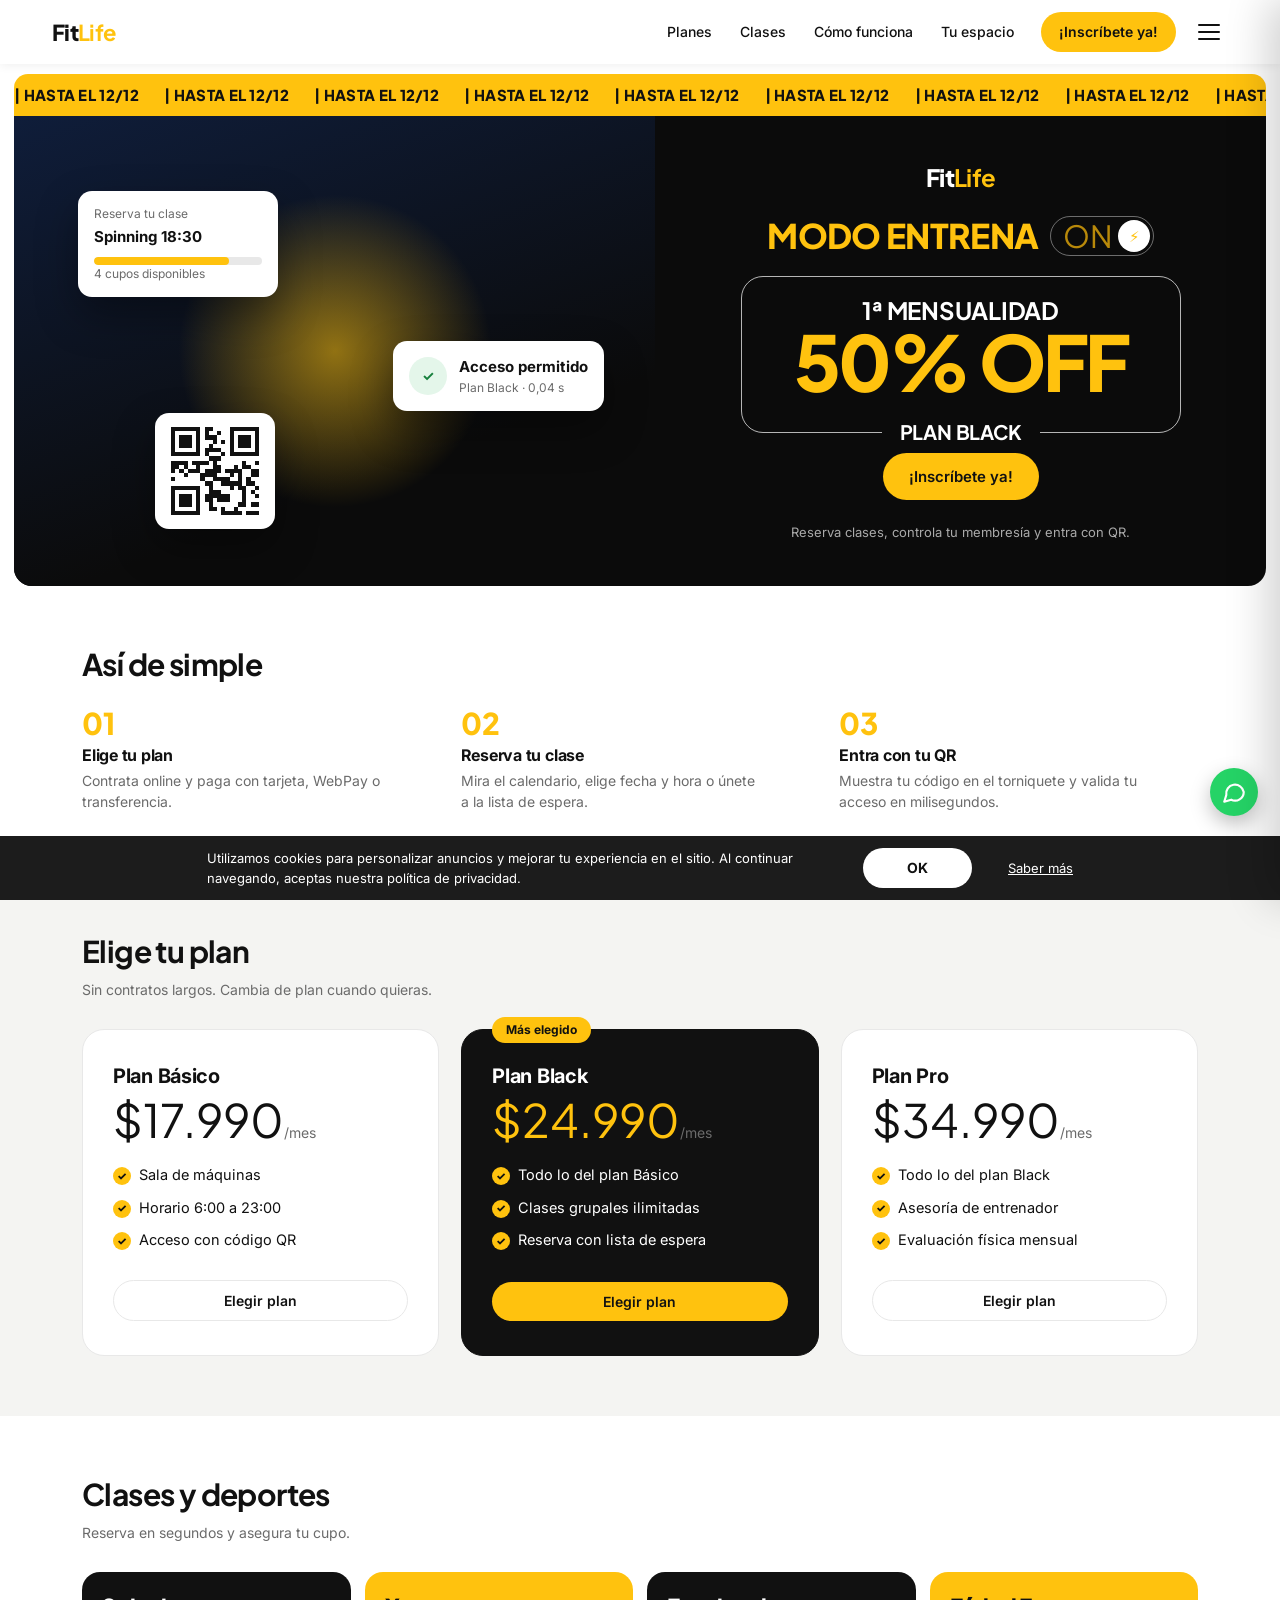
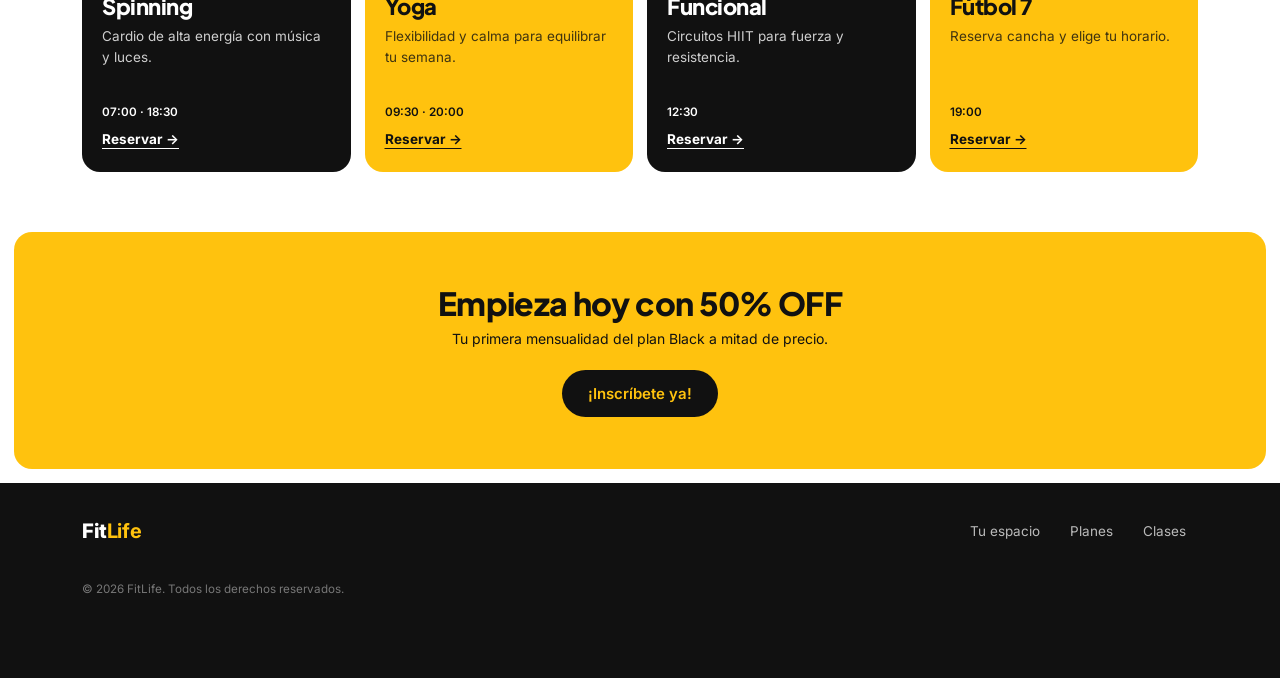
<file: mockup/index.html>
<!DOCTYPE html>
<html lang="es">
<head>
  <meta charset="UTF-8">
  <meta name="viewport" content="width=device-width, initial-scale=1">
  <title>FitLife · Plataforma de acceso y reservas</title>
  <link rel="preconnect" href="https://fonts.googleapis.com"><link href="https://fonts.googleapis.com/css2?family=Inter:wght@400;500;600;700&family=Plus+Jakarta+Sans:wght@600;700;800&display=swap" rel="stylesheet">
  <link rel="stylesheet" href="styles.css">
</head>
<body>
  <div id="app"></div>
  <div id="modal" class="modal" hidden></div>
  <div id="toast" class="toast" hidden></div>
  <script src="app.js"></script>
</body>
</html>
</file>
<file: mockup/styles.css>
/* ---------- Base ---------- */
*{box-sizing:border-box;margin:0;padding:0}
:root{--font:'Inter',system-ui,-apple-system,'Segoe UI',Roboto,sans-serif;--radius:12px}
body{font-family:var(--font);font-size:15px;line-height:1.5;color:var(--text);background:var(--bg);-webkit-font-smoothing:antialiased}
button,input,select{font:inherit;color:inherit}
button{cursor:pointer;border:0;background:none}
h1,h2,h3{line-height:1.2;letter-spacing:-.01em}
[hidden]{display:none!important}

/* ---------- Temas ---------- */
.theme-client{--bg:#fff;--text:#111;--muted:#6b6b6b;--line:#e8e8e8;--card:#f6f6f6;--accent:#ffc20e;--accent-ink:#111;--dark:#111}
.theme-admin{--bg:#f4f6f9;--text:#1f2a37;--muted:#6b7686;--line:#e3e8ef;--card:#fff;--accent:#1d4f91;--accent-ink:#fff;--dark:#1d4f91}

/* ---------- Componentes comunes ---------- */
.btn{display:inline-flex;align-items:center;justify-content:center;gap:8px;padding:11px 20px;border-radius:999px;font-weight:600;background:var(--accent);color:var(--accent-ink);transition:.15s}
.btn:hover{filter:brightness(.95)}
.btn.ghost{background:transparent;border:1.5px solid var(--line);color:var(--text)}
.btn.ghost:hover{border-color:var(--text)}
.btn.sm{padding:7px 14px;font-size:13px}
.btn:disabled{opacity:.45;cursor:default}
.theme-admin .btn{border-radius:8px}
.badge{display:inline-block;padding:3px 10px;border-radius:999px;font-size:12px;font-weight:600}
.badge.ok{background:#e4f6ea;color:#17803d}
.badge.warn{background:#fff4d6;color:#8a6200}
.badge.bad{background:#fde8e8;color:#b42318}
.badge.info{background:#e7eefa;color:#1d4f91}
.muted{color:var(--muted)}
.field{display:flex;flex-direction:column;gap:6px;margin-bottom:16px}
.field label{font-size:13px;font-weight:600}
.field input,.field select{padding:11px 14px;border:1.5px solid var(--line);border-radius:10px;background:#fff;outline:none}
.field input:focus,.field select:focus{border-color:var(--accent)}
.row2{display:grid;grid-template-columns:1fr 1fr;gap:12px}
.bar{height:8px;background:var(--line);border-radius:99px;overflow:hidden}
.bar>i{display:block;height:100%;background:var(--accent);border-radius:99px;transition:width .6s}
.bar.full>i{background:#d92d20}

/* ---------- Login ---------- */
.auth{min-height:100vh;display:grid;grid-template-columns:1.1fr 1fr}
.auth-hero{background:#111;color:#fff;padding:64px;display:flex;flex-direction:column;justify-content:space-between}
.logo{font-weight:800;font-size:24px;letter-spacing:-.02em}
.logo b{color:var(--accent)}
.auth-hero h1{font-size:46px;max-width:440px}
.auth-hero h1 span{color:#ffc20e}
.auth-hero p{color:#aaa;margin-top:16px;max-width:380px}
.auth-form{display:flex;align-items:center;justify-content:center;padding:40px}
.auth-box{width:100%;max-width:380px}
.tabs{display:flex;gap:24px;border-bottom:1px solid var(--line);margin-bottom:28px}
.tabs button{padding:10px 0;font-weight:600;color:var(--muted);border-bottom:2px solid transparent;margin-bottom:-1px}
.tabs button.on{color:var(--text);border-color:var(--accent)}
.demo{margin-top:28px;font-size:13px;color:var(--muted);text-align:center}
.demo button{color:var(--text);font-weight:600;text-decoration:underline;margin:0 6px}

/* ---------- Cliente ---------- */
.c-head{background:#111;color:#fff;position:sticky;top:0;z-index:5}
.c-head-in{max-width:1040px;margin:auto;padding:0 24px;height:64px;display:flex;align-items:center;gap:40px}
.c-nav{display:flex;gap:6px;flex:1}
.c-nav button{padding:8px 16px;border-radius:999px;color:#bbb;font-weight:500}
.c-nav button.on{background:#ffc20e;color:#111;font-weight:600}
.c-user{display:flex;align-items:center;gap:14px;font-size:14px;color:#ccc}
.c-user button{color:#fff;text-decoration:underline;font-size:13px}
.page{max-width:1040px;margin:auto;padding:40px 24px 80px}
.page h2{font-size:30px;margin-bottom:6px}
.page .sub{color:var(--muted);margin-bottom:32px}
.grid2{display:grid;grid-template-columns:1.4fr 1fr;gap:24px}
.card{background:var(--card);border-radius:var(--radius);padding:28px}
.theme-admin .card{border:1px solid var(--line);border-radius:10px;padding:22px}
.sub-card{background:#111;color:#fff;border-radius:var(--radius);padding:32px}
.sub-card .tag{color:#ffc20e;font-size:13px;font-weight:600;text-transform:uppercase;letter-spacing:.08em}
.sub-card h3{font-size:34px;margin:8px 0 4px}
.sub-card .meta{display:flex;gap:40px;margin-top:28px;color:#aaa;font-size:13px}
.sub-card .meta b{display:block;color:#fff;font-size:16px;margin-top:2px}
.qr-card{text-align:center}
.qr-card svg{width:170px;height:170px;margin:12px auto}
.plans{display:grid;grid-template-columns:repeat(3,1fr);gap:16px;margin-top:20px}
.plan{border:1.5px solid var(--line);border-radius:var(--radius);padding:22px;display:flex;flex-direction:column;gap:6px}
.plan.cur{border-color:#111;background:var(--card)}
.plan h4{font-size:17px}
.plan .price{font-size:24px;font-weight:700}
.plan .price small{font-size:13px;font-weight:400;color:var(--muted)}
.plan .btn{margin-top:10px}
.section-title{font-size:20px;margin:44px 0 0}

.days{display:flex;gap:10px;overflow-x:auto;padding-bottom:6px;margin-bottom:20px}
.day{min-width:68px;padding:12px 8px;border-radius:14px;background:var(--card);text-align:center;font-size:12px;color:var(--muted)}
.day b{display:block;font-size:20px;color:var(--text);margin-top:2px}
.day.on{background:#111;color:#bbb}
.day.on b{color:#ffc20e}
.chips{display:flex;gap:8px;flex-wrap:wrap;margin-bottom:24px}
.chip{padding:7px 16px;border-radius:999px;border:1.5px solid var(--line);font-size:14px}
.chip.on{background:#111;color:#fff;border-color:#111}
.slot{display:grid;grid-template-columns:80px 1fr 160px 150px;align-items:center;gap:16px;padding:18px 0;border-bottom:1px solid var(--line)}
.slot .time{font-size:20px;font-weight:700}
.slot h4{font-size:16px}
.slot small{color:var(--muted)}
.slot .cup{font-size:12px;color:var(--muted)}
.slot .cup .bar{margin-top:6px}
.slot .act{text-align:right}
.empty{padding:40px 0;color:var(--muted);text-align:center}
.res{display:flex;align-items:center;justify-content:space-between;padding:18px 0;border-bottom:1px solid var(--line)}

/* ---------- Modal / Toast ---------- */
.modal{position:fixed;inset:0;background:rgba(0,0,0,.45);display:flex;align-items:center;justify-content:center;padding:20px;z-index:20}
.modal-box{background:#fff;color:#111;border-radius:16px;padding:32px;width:100%;max-width:440px;max-height:92vh;overflow:auto}
.modal-box h3{font-size:22px;margin-bottom:4px}
.modal-box .sub{color:#6b6b6b;margin-bottom:22px;font-size:14px}
.summary{display:flex;justify-content:space-between;padding:14px 0;border-top:1px solid #eee;border-bottom:1px solid #eee;margin-bottom:20px;font-weight:600}
.methods{display:grid;grid-template-columns:repeat(3,1fr);gap:8px;margin-bottom:16px}
.method{padding:10px;border:1.5px solid #e8e8e8;border-radius:10px;font-size:13px;font-weight:600;text-align:center}
.method.on{border-color:var(--accent);background:rgba(255,194,14,.12)}
.theme-admin .method.on{background:#e7eefa}
.modal-actions{display:flex;gap:10px;justify-content:flex-end;margin-top:8px}
.ok-mark{width:56px;height:56px;border-radius:50%;background:#e4f6ea;color:#17803d;display:flex;align-items:center;justify-content:center;font-size:28px;margin:0 auto 16px}
.toast{position:fixed;bottom:28px;left:50%;transform:translateX(-50%);background:#111;color:#fff;padding:12px 22px;border-radius:999px;font-size:14px;z-index:30}

/* ---------- Admin / Staff ---------- */
.shell{display:grid;grid-template-columns:230px 1fr;min-height:100vh}
.side{background:#fff;border-right:1px solid var(--line);padding:24px 14px;display:flex;flex-direction:column;position:sticky;top:0;height:100vh}
.side .logo{padding:0 12px 28px;color:var(--accent);font-size:21px}
.side .logo b{color:var(--text)}
.side nav{display:flex;flex-direction:column;gap:2px;flex:1}
.side nav button{text-align:left;padding:10px 12px;border-radius:8px;color:var(--muted);font-weight:500;display:flex;justify-content:space-between;align-items:center}
.side nav button:hover{background:var(--bg)}
.side nav button.on{background:#e7eefa;color:var(--accent);font-weight:600}
.side .count{background:#d92d20;color:#fff;font-size:11px;border-radius:99px;padding:1px 7px}
.side .out{padding:10px 12px;color:var(--muted);text-align:left;font-size:14px}
.main{display:flex;flex-direction:column;min-width:0}
.top{background:#fff;border-bottom:1px solid var(--line);padding:0 36px;height:60px;display:flex;align-items:center;justify-content:space-between;font-size:14px;color:var(--muted)}
.top b{color:var(--text)}
.content{padding:32px 36px 60px;max-width:1180px;width:100%}
.content h2{font-size:24px}
.head-row{display:flex;justify-content:space-between;align-items:center;margin-bottom:24px;gap:16px}
.head-row p{color:var(--muted);font-size:14px;margin-top:2px}
.kpis{display:grid;grid-template-columns:1.4fr 1fr 1fr;gap:20px;margin-bottom:24px}
.kpi .lbl{font-size:13px;color:var(--muted)}
.kpi .val{font-size:34px;font-weight:700;margin:4px 0}
.kpi .val small{font-size:16px;color:var(--muted);font-weight:500}
.live{display:inline-flex;align-items:center;gap:6px;font-size:12px;color:#17803d;font-weight:600}
.live::before{content:'';width:8px;height:8px;border-radius:50%;background:#17803d;animation:pulse 1.6s infinite}
@keyframes pulse{50%{opacity:.3}}
table{width:100%;border-collapse:collapse;font-size:14px}
th{text-align:left;font-size:12px;text-transform:uppercase;letter-spacing:.05em;color:var(--muted);font-weight:600;padding:10px 12px;border-bottom:1px solid var(--line)}
td{padding:14px 12px;border-bottom:1px solid var(--line)}
tr:last-child td{border-bottom:0}
td .link{color:var(--accent);font-weight:600;font-size:13px;margin-right:12px}
td .link.red{color:#b42318}
.toolbar{display:flex;gap:12px;margin-bottom:16px}
.toolbar input,.toolbar select{padding:9px 14px;border:1.5px solid var(--line);border-radius:8px;background:#fff;outline:none;min-width:220px}
.segment{display:inline-flex;background:#fff;border:1px solid var(--line);border-radius:8px;padding:3px;margin-bottom:20px}
.segment button{padding:7px 16px;border-radius:6px;font-size:14px;color:var(--muted);font-weight:500}
.segment button.on{background:var(--accent);color:#fff}
.chart{display:flex;align-items:flex-end;gap:18px;height:220px;padding-top:10px}
.chart div{flex:1;display:flex;flex-direction:column;align-items:center;justify-content:flex-end;height:100%;font-size:12px;color:var(--muted);gap:6px}
.chart i{display:block;width:100%;max-width:56px;background:var(--accent);border-radius:6px 6px 0 0;opacity:.85}
.chart span{color:var(--text);font-weight:600}
.alert{display:flex;align-items:center;gap:16px;padding:16px 0;border-bottom:1px solid var(--line)}
.alert:last-child{border-bottom:0}
.alert .dot{width:10px;height:10px;border-radius:50%;flex:none}
.dot.high{background:#d92d20}.dot.mid{background:#f5a700}.dot.low{background:#1d4f91}
.alert .txt{flex:1}
.alert small{color:var(--muted)}
.scan{max-width:420px;text-align:center;margin:20px auto}
.scan .frame{width:200px;height:200px;margin:0 auto 20px;border:2px dashed var(--line);border-radius:16px;display:flex;align-items:center;justify-content:center;color:var(--muted);font-size:13px}
.result{margin-top:20px;padding:18px;border-radius:12px;font-weight:600}
.result.ok{background:#e4f6ea;color:#17803d}
.result.bad{background:#fde8e8;color:#b42318}
.result small{display:block;font-weight:400;margin-top:2px}
.check{width:20px;height:20px;accent-color:var(--accent)}

@media(max-width:860px){
  .auth{grid-template-columns:1fr}.auth-hero{display:none}
  .grid2,.kpis{grid-template-columns:1fr}.plans{grid-template-columns:1fr}
  .slot{grid-template-columns:60px 1fr;row-gap:8px}.slot .cup,.slot .act{grid-column:2;text-align:left}
  .shell{grid-template-columns:1fr}.side{position:static;height:auto;flex-direction:column}
  .side nav{flex-direction:row;flex-wrap:wrap}.content{padding:24px 16px}
  .c-head-in{gap:12px;padding:0 12px}.c-user span{display:none}
}

/* ===== Mejoras panel administrador y equipo ===== */
.theme-staff{--accent:#0f766e}
.shell{grid-template-columns:248px 1fr}
.side{padding:22px 16px}
.brand{display:flex;align-items:center;gap:11px;padding:2px 8px 28px}
.brand-mark{width:36px;height:36px;border-radius:10px;background:var(--accent);color:#fff;display:grid;place-items:center;font-weight:800;font-size:18px}
.brand-n{font-weight:800;font-size:17px;letter-spacing:-.01em;line-height:1.1}
.brand small{display:block;font-size:12px;color:var(--muted)}
.nav-label{font-size:11px;text-transform:uppercase;letter-spacing:.09em;color:#9aa4b2;padding:0 10px 8px;font-weight:600}
.side nav{gap:4px}
.side nav button{justify-content:flex-start;gap:12px;position:relative;padding:11px 12px;border-radius:10px}
.side nav button.on{background:color-mix(in srgb,var(--accent) 10%,#fff);color:var(--accent)}
.side nav button.on::before{content:'';position:absolute;left:-16px;top:9px;bottom:9px;width:3px;border-radius:0 3px 3px 0;background:var(--accent)}
.side .count{margin-left:auto;font-style:normal}
.ic{width:19px;height:19px;flex:none}
.profile{display:flex;align-items:center;gap:10px;padding:16px 8px 0;border-top:1px solid var(--line)}
.profile>div{flex:1;min-width:0}
.profile b{display:block;font-size:13px;line-height:1.25}
.profile small{font-size:12px;color:var(--muted);display:block;line-height:1.3}
.profile button{color:var(--muted);padding:7px;border-radius:8px;display:grid}
.profile button:hover{background:var(--bg);color:var(--text)}
.top{height:64px;padding:0 40px}
.top i{font-style:normal;margin:0 6px;color:#c0c7d2}
.top-r{font-size:13px}
.content{padding:36px 40px 72px}
.content h2{font-size:26px;font-weight:700}
.head-row{margin-bottom:28px}
.theme-admin .card{border-radius:14px;padding:24px;box-shadow:0 1px 2px rgba(16,24,40,.04)}
.theme-admin .badge::before{content:'';display:inline-block;width:6px;height:6px;border-radius:50%;background:currentColor;margin-right:6px;vertical-align:1px}
.theme-admin .badge{font-weight:600}
.avatar{width:38px;height:38px;border-radius:50%;background:color-mix(in srgb,var(--accent) 13%,#fff);color:var(--accent);display:grid;place-items:center;font-weight:700;font-size:13px;flex:none}
.avatar.sm{width:34px;height:34px;font-size:12px}
.person{display:flex;align-items:center;gap:12px}
.bubble{width:38px;height:38px;border-radius:10px;display:grid;place-items:center;flex:none}
.bubble .ic{width:18px;height:18px}
.bubble.high{background:#fde8e8;color:#b42318}
.bubble.mid{background:#fff4d6;color:#8a6200}
.bubble.low{background:#e7eefa;color:#1d4f91}
.theme-staff .bubble.low{background:#e0f2ef;color:#0f766e}
.pill{display:inline-block;padding:2px 9px;border-radius:6px;background:#f0f2f6;font-size:12px;font-weight:600;color:#475467}
.occ{display:flex;align-items:center;gap:10px;font-size:13px;color:var(--muted)}
.occ .bar{width:84px;flex:none}
tbody tr:hover td,table tr:hover td{background:#fafbfd}
th{border-bottom:1px solid var(--line);background:transparent}
td{padding:15px 12px}
.card-h{display:flex;justify-content:space-between;align-items:center;margin-bottom:18px}
.card-h h3{font-size:16px}
.card-h .link{color:var(--accent);font-weight:600;font-size:13px}
.two{display:grid;grid-template-columns:1.6fr 1fr;gap:20px;margin-bottom:20px}
.stats{display:flex;gap:14px;margin-bottom:22px;flex-wrap:wrap}
.stat{background:#fff;border:1px solid var(--line);border-radius:12px;padding:12px 20px;font-size:13px;color:var(--muted);min-width:130px}
.stat b{display:block;font-size:22px;color:var(--text);line-height:1.2}
.kpi{display:flex;flex-direction:column;align-items:flex-start;justify-content:center}
.kpi .val{font-size:32px}
.ring-wrap{display:flex;align-items:center;gap:22px}
.ring{position:relative;width:128px;height:128px;flex:none}
.ring svg{width:100%;height:100%}
.ring-bg,.ring-fg{fill:none;stroke-width:10}
.ring-bg{stroke:var(--line)}
.ring-fg{stroke:var(--accent);stroke-linecap:round;transition:stroke-dashoffset .6s}
.ring-txt{position:absolute;inset:0;display:grid;place-content:center;text-align:center}
.ring-txt b{font-size:24px}
.spark{width:96px;height:36px;margin:4px 0 12px}
.area{width:100%;height:180px;display:block}
.area-x{display:flex;justify-content:space-between;font-size:12px;color:var(--muted);margin-top:8px}
.chart{height:240px;gap:22px}
.chart i{opacity:.28;border-radius:8px 8px 0 0;transition:.2s}
.chart i.hi{opacity:1}
.chart div:hover i{opacity:.75}
.alert{padding:16px 0}
.alert .txt b{font-size:14px}
.empty .ok-mark{margin-bottom:12px}

/* Equipo */
.hero{display:flex;align-items:center;gap:20px;padding:28px;background:linear-gradient(135deg,var(--accent),color-mix(in srgb,var(--accent) 65%,#000));color:#fff;border-radius:16px;margin-bottom:24px}
.hero .avatar{width:62px;height:62px;font-size:21px;background:rgba(255,255,255,.18);color:#fff}
.hero h2{color:#fff;font-size:24px;margin-bottom:2px}
.hero p{opacity:.85;font-size:14px;max-width:460px}
.hero-stats{margin-left:auto;display:flex;gap:30px}
.hero-stats div{text-align:center}
.hero-stats b{display:block;font-size:28px;line-height:1.1}
.hero-stats small{opacity:.8;font-size:12px}
.tl{position:relative;padding-left:24px}
.tl::before{content:'';position:absolute;left:5px;top:8px;bottom:8px;width:2px;background:var(--line)}
.tl-item{position:relative;display:grid;grid-template-columns:56px 1fr auto;align-items:center;gap:12px;padding:12px 0}
.tl-item::before{content:'';position:absolute;left:-24px;top:50%;margin-top:-6px;width:12px;height:12px;border-radius:50%;background:#fff;border:2px solid var(--accent)}
.tl-item.done::before{background:var(--accent)}
.tl-time{font-weight:700;font-size:15px}
.tl-item.done .tl-txt,.tl-item.done .tl-time{opacity:.45;text-decoration:line-through}
.member{display:flex;align-items:center;gap:14px;padding:14px 0;border-bottom:1px solid var(--line)}
.member:last-child{border-bottom:0}
.member .info{flex:1;min-width:0}
.member .bar{margin-top:8px;height:6px}
.scan{margin:0;max-width:none}
.scanner{position:relative;width:240px;height:240px;margin:6px auto 24px;border-radius:20px;background:#0c1f1d;display:grid;place-items:center;color:#7aa8a2;font-size:13px;overflow:hidden}
.scanner::after{content:'';position:absolute;left:14%;right:14%;height:2px;background:#5eead4;box-shadow:0 0 14px #5eead4;animation:sweep 2.4s ease-in-out infinite}
@keyframes sweep{0%,100%{top:16%}50%{top:82%}}
.scanner i{position:absolute;width:34px;height:34px;border:3px solid #5eead4}
.scanner .c1{top:18px;left:18px;border-right:0;border-bottom:0;border-radius:10px 0 0 0}
.scanner .c2{top:18px;right:18px;border-left:0;border-bottom:0;border-radius:0 10px 0 0}
.scanner .c3{bottom:18px;left:18px;border-right:0;border-top:0;border-radius:0 0 0 10px}
.scanner .c4{bottom:18px;right:18px;border-left:0;border-top:0;border-radius:0 0 10px 0}
.result{display:flex;align-items:center;gap:14px;text-align:left}
.r-ic{width:38px;height:38px;border-radius:50%;background:#fff;display:grid;place-items:center;font-size:18px;flex:none}

@media(max-width:860px){
  .shell{grid-template-columns:1fr}
  .two{grid-template-columns:1fr!important}
  .hero{flex-wrap:wrap}.hero-stats{margin-left:0}
  .top{padding:0 16px}.content{padding:24px 16px 56px}
  .side nav button.on::before{display:none}
}

/* ===== Acabado corporativo ===== */
.theme-admin{--bg:#f7f8fa;--text:#101828;--muted:#667085;--line:#eaecf0;--accent:#1d4f91}
.theme-staff{--accent:#0f766e}
.theme-admin body,body.theme-admin{font-variant-numeric:tabular-nums}
.theme-admin .btn{border-radius:8px;box-shadow:0 1px 2px rgba(16,24,40,.06);font-weight:600}
.theme-admin .btn.ghost{background:#fff}
.theme-admin .field input:focus,.theme-admin .field select:focus,.toolbar input:focus,.toolbar select:focus{border-color:var(--accent);box-shadow:0 0 0 3px color-mix(in srgb,var(--accent) 16%,transparent)}
.side{background:#fff}
.nav-label{display:block;margin-top:18px;padding:0 12px 6px}
.side nav .nav-label:first-child{margin-top:0}
.side nav button{font-size:14px}
.top{background:#fff}
.top-r{display:flex;align-items:center;gap:14px}
.content{max-width:1240px}
.head-row h2{font-size:24px;letter-spacing:-.02em}
.head-row p{font-size:14px;color:var(--muted)}
.theme-admin .card{border:1px solid var(--line);box-shadow:0 1px 3px rgba(16,24,40,.05)}
.card:has(>table){padding:0;overflow:hidden}
.card:has(>table)>.card-h{margin:0;padding:18px 24px;border-bottom:1px solid var(--line)}
.card>table th{background:#f9fafb;padding:12px;font-size:11.5px}
.card>table th:first-child,.card>table td:first-child,.card>table tbody th:first-child{padding-left:24px}
.card>table th:last-child,.card>table td:last-child{padding-right:24px}
.card>table tr:last-child td{border-bottom:0}
.card>table tbody{display:table-row-group}
.kpi .lbl{font-size:13px;font-weight:500;color:var(--muted);margin-bottom:2px}
.stat{border-radius:10px;box-shadow:0 1px 2px rgba(16,24,40,.04)}
.segment{border-radius:10px;padding:4px;background:#fff}
.segment button{border-radius:7px;font-weight:600;font-size:13.5px}
.toolbar input,.toolbar select{border-radius:8px;border-color:#d0d5dd}
.modal-box{border-radius:14px}
.hero{background:linear-gradient(120deg,color-mix(in srgb,var(--accent) 88%,#000),color-mix(in srgb,var(--accent) 60%,#000));box-shadow:0 1px 3px rgba(16,24,40,.12)}
.link{background:none}

/* ===================================================== */
/* Sistema de diseño unificado: negro + amarillo FitLife */
/* ===================================================== */
:root{--display:'Anton','Bebas Neue',Impact,'Arial Narrow',sans-serif;--y:#ffc20e}
.page h2,.head-row h2,.sec-t,.auth-hero h1{font-family:var(--display);font-weight:400;text-transform:uppercase;letter-spacing:.01em}
.page h2{font-size:34px}
.head-row h2{font-size:30px}

/* Admin e instructores adoptan la paleta de la marca */
.theme-admin,.theme-staff{--bg:#f4f4f2;--text:#111;--muted:#6b6b6b;--line:#e8e8e6;--accent:#ffc20e;--accent-ink:#111;--dark:#111}
.theme-admin .btn,.theme-admin .btn.sm{border-radius:999px;box-shadow:none}
.theme-admin .btn.ghost{background:transparent;border:1.5px solid #d4d4d0}
.theme-admin .btn.ghost:hover{border-color:#111}
.theme-admin .card{border-radius:16px;border:1px solid var(--line);box-shadow:none}
.top{background:#fff}
.link,.card-h .link{color:#111!important;text-decoration:underline;text-underline-offset:3px;font-weight:600}
.link.red{color:#b42318!important}

/* Barra lateral negra */
.side{background:#111;border-right:0;color:#fff}
.brand-n{color:#fff}
.brand small{color:#9a9a9a}
.brand-mark{background:var(--y);color:#111}
.nav-label{color:#6f6f6f}
.side nav button{color:#bdbdbd}
.side nav button:hover{background:#1d1d1d;color:#fff}
.side nav button.on{background:var(--y);color:#111;font-weight:700}
.side nav button.on::before{display:none}
.profile{border-top:1px solid #2a2a2a}
.profile b{color:#fff}
.profile small{color:#9a9a9a}
.profile button{color:#9a9a9a}
.profile button:hover{background:#222;color:#fff}
.profile .avatar{background:#2a2a2a;color:var(--y)}

/* Componentes en la paleta */
.avatar{background:#fff3c4;color:#111}
.badge.info{background:#fff3c4;color:#7a5a00}
.bubble.low,.theme-staff .bubble.low{background:#fff3c4;color:#7a5a00}
.segment{border-radius:999px;padding:4px}
.segment button{border-radius:999px}
.segment button.on{background:#111;color:var(--y)}
.theme-admin .method.on{background:rgba(255,194,14,.14)}
.check{accent-color:#111}
.hero{background:#111;box-shadow:none}
.hero .avatar{background:var(--y);color:#111}
.hero-stats b{color:var(--y)}
.scanner{background:#111}
.scanner::after{background:var(--y);box-shadow:0 0 14px var(--y)}
.scanner i{border-color:var(--y)}
.scanner{color:#9a9a9a}

/* ---------- Home ---------- */
button.logo{font-size:28px;font-weight:800;letter-spacing:-.02em;color:inherit}
.btn-out{padding:11px 22px;border-radius:999px;border:2px solid #111;font-weight:600;background:#fff;color:#111}
.btn-out:hover{background:#111;color:#fff}
.btn.big{padding:15px 34px;font-size:17px}
.btn.dark{background:#111;color:var(--y)}
.btn-w{padding:11px 56px;border-radius:999px;background:#fff;color:#111;font-weight:700}
.h-head{position:sticky;top:0;z-index:10;background:#fff;box-shadow:0 1px 10px rgba(0,0,0,.07)}
.h-in{max-width:1240px;margin:auto;height:80px;padding:0 32px;display:flex;align-items:center;gap:22px}
.h-nav{display:flex;gap:6px;margin-left:auto}
.h-nav button{padding:8px 16px;font-weight:600;font-size:15px;border-radius:999px}
.h-nav button:hover{background:#f2f2f0}
.promo{margin:14px 14px 0;background:var(--y);border-radius:18px 18px 0 0;overflow:hidden;padding:14px 0}
.marq{overflow:hidden;white-space:nowrap}
.marq>div{display:inline-block;animation:marq 40s linear infinite;font-family:var(--display);font-size:30px;letter-spacing:.01em;color:#111}
.marq span{padding-right:22px}
@keyframes marq{to{transform:translateX(-50%)}}
.hero-h{margin:0 14px;background:#0b0b0b;border-radius:0 0 22px 22px;display:grid;grid-template-columns:1.05fr 1fr;min-height:600px;overflow:hidden;color:#fff}
.hero-vis{position:relative;background:linear-gradient(160deg,#0f1d3a,#0b0b0b 70%)}
.glow{position:absolute;width:420px;height:420px;border-radius:50%;background:radial-gradient(circle,rgba(255,194,14,.55),transparent 65%);left:50%;top:50%;transform:translate(-50%,-50%)}
.fcard{position:absolute;background:#fff;color:#111;border-radius:18px;padding:18px 20px;box-shadow:0 18px 40px rgba(0,0,0,.35);animation:float 6s ease-in-out infinite}
.fcard small{display:block;font-size:12px;color:#6b6b6b}
.fcard b{display:block;font-size:17px;margin:2px 0 8px}
.f1{top:16%;left:10%;width:230px}
.f2{top:48%;right:8%;display:flex;gap:12px;align-items:center;animation-delay:-2s}
.f2 b{margin:0}
.okdot{width:38px;height:38px;border-radius:50%;background:#e4f6ea;color:#17803d;display:grid;place-items:center;font-weight:700;flex:none}
.f3{bottom:12%;left:22%;width:120px;padding:10px;animation-delay:-4s}
.f3 svg{width:100%;display:block}
@keyframes float{50%{transform:translateY(-10px)}}
.hero-copy{display:flex;flex-direction:column;align-items:center;justify-content:center;text-align:center;padding:48px 40px;gap:26px}
.h-logo{font-size:32px;font-weight:800;letter-spacing:-.02em}
.h-logo b{color:var(--y)}
.mode{display:flex;align-items:center;gap:14px;font-family:var(--display);font-size:clamp(36px,5vw,58px);color:var(--y);letter-spacing:.01em;line-height:1}
.toggle{display:inline-flex;align-items:center;gap:6px;padding:4px 4px 4px 14px;border-radius:999px;border:1.5px solid rgba(255,255,255,.4);font-style:normal}
.toggle b{color:#b8890a;font-weight:400;font-size:.9em}
.toggle u{width:44px;height:44px;border-radius:50%;background:#fff;display:grid;place-items:center;font-size:20px;text-decoration:none}
.offer{position:relative;border:1.5px solid rgba(255,255,255,.7);border-radius:28px;padding:26px 36px 40px;width:100%;max-width:520px;display:flex;flex-direction:column;align-items:center}
.o1{font-family:var(--display);font-size:clamp(28px,4vw,46px);line-height:1.1}
.o2{font-family:var(--display);font-weight:400;font-size:clamp(70px,10vw,120px);line-height:1;color:var(--y)}
.o3{position:absolute;bottom:-22px;left:50%;transform:translateX(-50%);background:#0b0b0b;padding:0 18px;font-family:var(--display);font-size:clamp(26px,3.4vw,40px);white-space:nowrap}
.hero-copy p{color:#aaa;font-size:14px;margin-top:2px}

.sec{padding:84px 0}
.sec.alt{background:#f4f4f2}
.sec-in{max-width:1180px;margin:auto;padding:0 32px}
.sec-t{font-size:clamp(34px,4.5vw,50px);margin-bottom:10px}
.sec-s{color:var(--muted);margin-bottom:36px}
.steps{display:grid;grid-template-columns:repeat(3,1fr);gap:24px;margin-top:36px}
.step span{font-family:var(--display);font-size:56px;color:var(--y);line-height:1;-webkit-text-stroke:0}
.step h3{font-size:20px;margin:8px 0 6px}
.step p{color:var(--muted);max-width:300px}
.h-plans{display:grid;grid-template-columns:repeat(3,1fr);gap:22px}
.h-plan{position:relative;background:#fff;border:1.5px solid var(--line);border-radius:22px;padding:34px 30px;display:flex;flex-direction:column;gap:6px}
.h-plan.hot{background:#111;color:#fff;border-color:#111}
.h-plan h3{font-size:20px}
.pr{font-family:var(--display);font-size:46px;line-height:1.1}
.hot .pr{color:var(--y)}
.pr small{font-family:var(--font);font-size:14px;color:var(--muted)}
.h-plan ul{list-style:none;margin:14px 0 22px;display:flex;flex-direction:column;gap:10px;flex:1}
.h-plan li{padding-left:26px;position:relative;font-size:14.5px}
.h-plan li::before{content:'✓';position:absolute;left:0;font-weight:800;color:#111;background:var(--y);width:18px;height:18px;border-radius:50%;font-size:11px;display:grid;place-items:center;top:3px}
.ribbon{position:absolute;top:-13px;left:30px;background:var(--y);color:#111;font-size:12px;font-weight:700;padding:4px 14px;border-radius:999px}
.tiles{display:grid;grid-template-columns:repeat(4,1fr);gap:18px}
.tile{border-radius:22px;padding:28px 24px;min-height:250px;display:flex;flex-direction:column;gap:8px}
.tile.t0{background:#111;color:#fff}.tile.t1{background:var(--y);color:#111}
.tile h3{font-family:var(--display);font-weight:400;font-size:34px;text-transform:uppercase;line-height:1.1}
.tile p{font-size:14px;opacity:.8;flex:1}
.tile small{font-weight:600}
.tile button{align-self:flex-start;font-weight:700;text-decoration:underline;text-underline-offset:4px}
.cta{margin:0 14px 14px;background:var(--y);border-radius:22px;text-align:center;padding:72px 24px}
.cta h2{font-family:var(--display);font-weight:400;font-size:clamp(36px,5vw,58px);text-transform:uppercase}
.cta p{margin:6px 0 26px}
.h-foot{background:#111;color:#fff;padding:44px 0 90px}
.h-foot .sec-in{display:flex;align-items:center;gap:32px;flex-wrap:wrap}
.h-foot .logo{font-size:26px}
.foot-links{display:flex;gap:6px;margin-left:auto}
.foot-links button{padding:8px 14px;color:#bbb;border-radius:999px}
.foot-links button:hover{color:#fff}
.h-foot small{width:100%;color:#777}
.cookie{position:fixed;left:0;right:0;bottom:0;background:#1c1c1c;color:#fff;display:flex;align-items:center;justify-content:center;gap:48px;padding:18px 24px;z-index:25;font-size:14px}
.cookie p{max-width:620px}
.cookie a{text-decoration:underline;cursor:pointer}
.wa{position:fixed;right:22px;bottom:96px;width:56px;height:56px;border-radius:50%;background:#25d366;display:grid;place-items:center;box-shadow:0 8px 20px rgba(0,0,0,.25);z-index:15}
.back{margin-bottom:22px;color:var(--muted);font-weight:600;font-size:14px}
.back:hover{color:#111}

@media(max-width:860px){
  .hero-h{grid-template-columns:1fr}.hero-vis{min-height:340px}
  .steps,.h-plans,.tiles{grid-template-columns:1fr}
  .h-nav{display:none}.h-in{padding:0 16px;gap:10px}.h-in .logo{margin-right:auto}
  .btn-out{padding:9px 14px}.h-in .btn{padding:9px 14px;font-size:14px}
  .cookie{flex-direction:column;gap:14px;text-align:center}
  .sec{padding:56px 0}.foot-links{margin-left:0}
}

/* ===================================================== */
/* Navbar unificado + menú lateral                        */
/* ===================================================== */
.h-head .logo{font-size:30px;color:#111;flex:none}
.h-nav{display:flex;gap:4px;margin-left:auto}
.h-nav button{padding:10px 16px;font-weight:600;font-size:15px;border-radius:999px;color:#111;display:flex;align-items:center;white-space:nowrap}
.h-nav button:hover{background:#f2f2f0}
.h-nav button.on{box-shadow:inset 0 -3px 0 var(--y);border-radius:0}
.h-user{display:flex;align-items:center;gap:10px;line-height:1.2;font-size:13px;margin-left:8px}
.h-user b{display:block}
.h-user small{color:var(--muted);font-size:12px}
.h-in .btn{flex:none}
.burger{width:46px;height:46px;display:grid;align-content:center;justify-items:center;gap:7px;flex:none;border-radius:10px}
.burger i{display:block;width:38px;height:2.5px;background:#111;border-radius:2px;transition:.2s}
.burger:hover i:nth-child(2){width:26px}
.count{background:#d92d20;color:#fff;font-size:11px;border-radius:99px;padding:1px 7px;font-style:normal;margin-left:8px;font-weight:700}
.ov{position:fixed;inset:0;background:rgba(0,0,0,.52);opacity:0;pointer-events:none;transition:opacity .25s;z-index:40}
.ov.open{opacity:1;pointer-events:auto}
.drawer{position:fixed;top:0;right:0;bottom:0;width:min(430px,90vw);background:#fafafa;z-index:41;transform:translateX(100%);transition:transform .3s ease;padding:24px 32px 40px;overflow-y:auto;display:flex;flex-direction:column;box-shadow:-12px 0 40px rgba(0,0,0,.18)}
.drawer.open{transform:none}
.d-head{display:flex;justify-content:space-between;align-items:center;margin-bottom:22px}
.d-head .logo{font-size:30px;color:#111}
.d-close{width:46px;height:46px;display:grid;place-items:center;font-size:26px;border-radius:50%}
.d-close:hover{background:#eee}
.drawer>.btn{width:100%;padding:17px;margin-bottom:12px;font-size:16px}
.d-user{display:flex;align-items:center;gap:12px;padding:14px 0;border-bottom:1px solid #e8e8e6;margin-bottom:6px}
.d-user b{display:block;font-size:14px;line-height:1.3}
.d-user small{color:var(--muted);font-size:12.5px}
.d-label{font-size:12px;text-transform:uppercase;letter-spacing:.09em;color:#9a9a9a;font-weight:700;margin:22px 0 2px}
.d-item{display:flex;align-items:center;width:100%;text-align:left;padding:13px 0;font-size:18px;color:#222;border-radius:6px;transition:.15s}
.d-item:hover{color:#8a6200;padding-left:6px}
.d-item.on{font-weight:700;padding-left:14px;box-shadow:inset 3px 0 0 var(--y)}
.app-main{background:var(--bg);min-height:calc(100vh - 80px)}
.app-main .content{margin:0 auto}
.crumb{font-size:13px;color:var(--muted);margin-bottom:10px}
.crumb i{font-style:normal;margin:0 6px;color:#c4c4c0}
.crumb b{color:var(--text);font-weight:600}
.auth{min-height:calc(100vh - 80px)}
@media(max-width:1320px){.h-user{display:none}}
@media(max-width:1180px){.h-nav{display:none}.h-in .logo{margin-right:auto}}
@media(max-width:860px){.h-in .btn{padding:9px 14px;font-size:13px}.app-main .content{padding:24px 16px 56px}.burger i{width:30px}}

/* ===================================================== */
/* Tarjetas de planes                                     */
/* ===================================================== */
.pc-title{text-align:center;font-family:var(--font);font-weight:700;text-transform:none;font-size:clamp(26px,3.4vw,38px);letter-spacing:-.015em;margin-bottom:60px;line-height:1.2}
.pc-title span{color:var(--y)}
.pc-grid{display:grid;grid-template-columns:repeat(3,1fr);gap:22px;max-width:1120px;margin:0 auto}
.pc{position:relative;background:#fff;border:2px solid #efefed;border-radius:28px;padding:36px 32px 34px;display:flex;flex-direction:column;color:#1c1c1e}
.pc.hot{background:#1f1f22;border-color:#1f1f22;color:#fff}
.pc-tag{position:absolute;top:-17px;left:30px;background:var(--y);color:#111;padding:6px 18px;border-radius:10px;font-size:16px;line-height:1.3}
.pc h3{font-size:24px;font-weight:700;margin-bottom:14px;letter-spacing:-.01em}
.pc-desc{color:#6b6b6b;min-height:56px;line-height:1.75;font-size:15.5px}
.pc.hot .pc-desc{color:#ececec}
.pc-price{min-height:150px;margin-top:20px}
.pc-from{display:block;font-size:14px;color:#6b6b6b;margin-bottom:2px}
.pc.hot .pc-from{color:#ddd}
.pc-old{display:block;text-decoration:line-through;font-size:15px;line-height:1.4}
.pc-big{font-size:34px;font-weight:700;line-height:1.25;letter-spacing:-.01em}
.pc-big small{font-size:16px;font-weight:400;color:inherit;opacity:.85}
.pc-big em{font-style:normal;font-size:15px;font-weight:500;color:#2fbf71;margin-left:4px}
.pc-note{font-size:14px;margin-top:2px;line-height:1.5}
.pc-fid{display:block;font-size:13px;color:#6b6b6b;margin:16px 0 18px}
.pc.hot .pc-fid{color:#ddd}
.pc .btn{width:100%;padding:16px;font-size:16px}
.pc .btn:disabled{background:#3a3a3d;color:#aaa;opacity:1}
.pc:not(.hot) .btn:disabled{background:#ececea;color:#8a8a8a}
.pc-feats{list-style:none;margin-top:28px;display:flex;flex-direction:column;gap:18px}
.pc-feats li{display:flex;gap:14px;align-items:flex-start;line-height:1.4}
.pc-feats svg{flex:none}
.pc-feats b{font-weight:700;font-size:16px}
.pc-feats li.no b{text-decoration:line-through;color:#2b2b2b}
.pc-foot{text-align:center;color:var(--muted);font-size:13px;margin-top:26px}
@media(max-width:980px){.pc-grid{grid-template-columns:1fr;max-width:460px;gap:38px}}

/* ===================================================== */
/* Escala compacta + tipografía profesional               */
/* ===================================================== */
:root{--display:'Plus Jakarta Sans','Inter',system-ui,-apple-system,'Segoe UI',sans-serif}
body{font-size:14px;line-height:1.55}
h1,h2,h3{letter-spacing:-.015em}

/* Títulos: sobrios, sin mayúsculas forzadas */
.page h2,.head-row h2,.sec-t,.auth-hero h1,.cta h2,.tile h3,.pc-title{font-family:var(--display);font-weight:700;text-transform:none;letter-spacing:-.02em}
.page h2{font-size:26px}
.page .sub{margin-bottom:24px}
.head-row h2,.content h2{font-size:22px}
.head-row{margin-bottom:22px}
.head-row p{font-size:13.5px}
.auth-hero h1{font-size:34px;font-weight:800}
.auth-hero{padding:48px}

/* Botones */
.btn{padding:9px 18px;font-size:14px;font-weight:600}
.btn.sm{padding:6px 13px;font-size:13px}
.btn.big{padding:12px 26px;font-size:15px}
.btn-out{padding:8px 16px;font-size:14px;border-width:1.5px}
.btn-w{padding:9px 44px;font-size:14px}
.drawer>.btn{padding:11px 18px;font-size:14px;margin-bottom:8px}
.pc .btn{padding:11px 18px;font-size:14px}
.field label{font-size:12.5px}
.field input,.field select{padding:9px 12px;font-size:14px}
.chip{padding:6px 14px;font-size:13px}

/* Navbar */
.h-in{height:64px;gap:14px}
.h-head .logo,.d-head .logo,button.logo{font-family:var(--display);font-size:22px;font-weight:800;letter-spacing:-.03em}
.h-foot .logo{font-size:20px}
.h-nav{gap:2px}
.h-nav button{padding:8px 13px;font-size:14px;font-weight:500}
.h-nav button.on{font-weight:600}
.h-user{font-size:12.5px}
.burger{width:38px;height:38px;gap:5px}
.burger i{width:22px;height:2px}
.burger:hover i:nth-child(2){width:15px}
.app-main{min-height:calc(100vh - 64px)}
.auth{min-height:calc(100vh - 64px)}

/* Menú lateral */
.drawer{width:min(360px,88vw);padding:20px 26px 32px}
.d-head{margin-bottom:18px}
.d-close{width:38px;height:38px;font-size:20px}
.d-item{font-size:15px;padding:10px 0;font-weight:500}
.d-item.on{font-weight:600}
.d-label{font-size:11px;margin:18px 0 2px}
.d-user b{font-size:13.5px}

/* Home */
.promo{padding:9px 0;margin-top:10px;border-radius:14px 14px 0 0}
.marq>div{font-family:var(--display);font-size:15px;font-weight:800;letter-spacing:.02em}
.hero-h{min-height:470px;border-radius:0 0 18px 18px}
.hero-copy{gap:20px;padding:36px 32px}
.h-logo{font-family:var(--display);font-size:24px;font-weight:800;letter-spacing:-.03em}
.mode{font-family:var(--display);font-weight:800;font-size:clamp(24px,3vw,34px);letter-spacing:-.02em;gap:12px}
.toggle{padding:3px 3px 3px 12px}
.toggle u{width:32px;height:32px;font-size:15px}
.offer{padding:20px 28px 32px;max-width:440px;border-radius:22px}
.o1{font-family:var(--display);font-weight:700;font-size:clamp(18px,2.2vw,24px);letter-spacing:-.01em}
.o2{font-family:var(--display);font-weight:800;font-size:clamp(52px,6vw,78px);letter-spacing:-.04em}
.o3{font-family:var(--display);font-weight:700;font-size:clamp(15px,1.8vw,20px);bottom:-15px;letter-spacing:-.01em}
.hero-copy p{font-size:13px}
.f1{width:200px}
.fcard{padding:14px 16px;border-radius:14px}
.fcard b{font-size:15px}
.glow{width:340px;height:340px}
.sec{padding:60px 0}
.sec-t{font-size:clamp(24px,2.8vw,30px)}
.sec-s{font-size:14px;margin-bottom:28px}
.steps{margin-top:26px;gap:20px}
.step span{font-family:var(--display);font-weight:800;font-size:30px}
.step h3{font-size:16px;margin:6px 0 4px}
.step p{font-size:14px}
.tiles{gap:14px}
.tile{padding:22px 20px;min-height:200px;border-radius:18px}
.tile h3{font-size:22px;font-weight:800}
.tile p{font-size:13.5px}
.tile button{font-size:13.5px}
.cta{padding:52px 24px;border-radius:18px}
.cta h2{font-size:clamp(24px,3vw,32px);font-weight:800}
.cta p{margin:6px 0 20px}
.h-foot{padding:32px 0 80px}
.foot-links button{padding:6px 12px;font-size:13.5px}
.cookie{padding:12px 24px;font-size:13px;gap:36px}
.wa{width:48px;height:48px;bottom:84px}

/* Planes */
.pc-title{font-size:clamp(22px,2.5vw,28px);margin-bottom:46px;font-weight:700}
.pc-grid{gap:18px;max-width:1040px}
.pc{padding:28px 26px;border-radius:22px}
.pc-tag{font-size:13px;padding:4px 14px;top:-14px;left:24px;border-radius:8px}
.pc h3{font-size:19px;margin-bottom:10px}
.pc-desc{font-size:14px;min-height:48px;line-height:1.65}
.pc-price{min-height:122px;margin-top:14px}
.pc-from{font-size:12px}
.pc-old{font-size:13.5px}
.pc-big{font-size:27px;font-weight:700}
.pc-big small{font-size:14px}
.pc-big em{font-size:13px}
.pc-note{font-size:13px}
.pc-fid{font-size:12px;margin:12px 0 14px}
.pc-feats{margin-top:22px;gap:14px}
.pc-feats b{font-size:14px;font-weight:600}
.pc-feats svg{width:20px;height:20px}
.pc-foot{font-size:12px;margin-top:20px}

/* Cliente */
.page{padding:32px 24px 64px}
.sub-card{padding:26px}
.sub-card h3{font-size:26px;font-weight:700}
.sub-card .meta{margin-top:22px}
.sub-card .meta b{font-size:15px}
.qr-card svg{width:150px;height:150px}
.day{min-width:60px;padding:9px 6px}
.day b{font-size:17px}
.slot{padding:14px 0}
.slot .time{font-size:17px;font-weight:700}
.slot h4{font-size:15px}
.card{padding:22px}

/* Administrador e instructores */
.content{padding:28px 32px 56px}
.theme-admin .card{padding:20px}
.card:has(>table){padding:0}
.card:has(>table)>.card-h{padding:14px 20px}
.card-h{margin-bottom:14px}
.card-h h3{font-size:15px}
td{padding:11px 12px;font-size:13.5px}
th{padding:10px 12px;font-size:11px}
.card>table th:first-child,.card>table td:first-child{padding-left:20px}
.card>table th:last-child,.card>table td:last-child{padding-right:20px}
.kpi .val{font-size:26px}
.ring{width:108px;height:108px}
.ring-txt b{font-size:20px}
.stat{padding:9px 16px;min-width:112px}
.stat b{font-size:19px}
.stats{margin-bottom:18px;gap:10px}
.hero{padding:22px 24px;border-radius:16px}
.hero .avatar{width:50px;height:50px;font-size:17px}
.hero h2{font-size:20px;font-family:var(--display);text-transform:none;font-weight:700}
.hero p{font-size:13px}
.hero-stats b{font-size:22px}
.avatar{width:34px;height:34px;font-size:12px}
.avatar.sm{width:30px;height:30px;font-size:11px}
.bubble{width:34px;height:34px}
.segment{margin-bottom:16px}
.segment button{padding:6px 14px;font-size:13px}
.badge{font-size:11.5px;padding:2px 9px}
.alert{padding:12px 0}
.tl-item{padding:9px 0}
.member{padding:11px 0}
.scanner{width:200px;height:200px}
.toolbar input,.toolbar select{padding:8px 12px;font-size:13.5px}

/* Modal */
.modal-box{padding:26px;max-width:410px}
.modal-box h3{font-size:19px}
.modal-box .sub{font-size:13px;margin-bottom:18px}
.summary{padding:11px 0;margin-bottom:16px}
.method{padding:8px;font-size:12.5px}
.toast{font-size:13px;padding:10px 18px}
</file>
